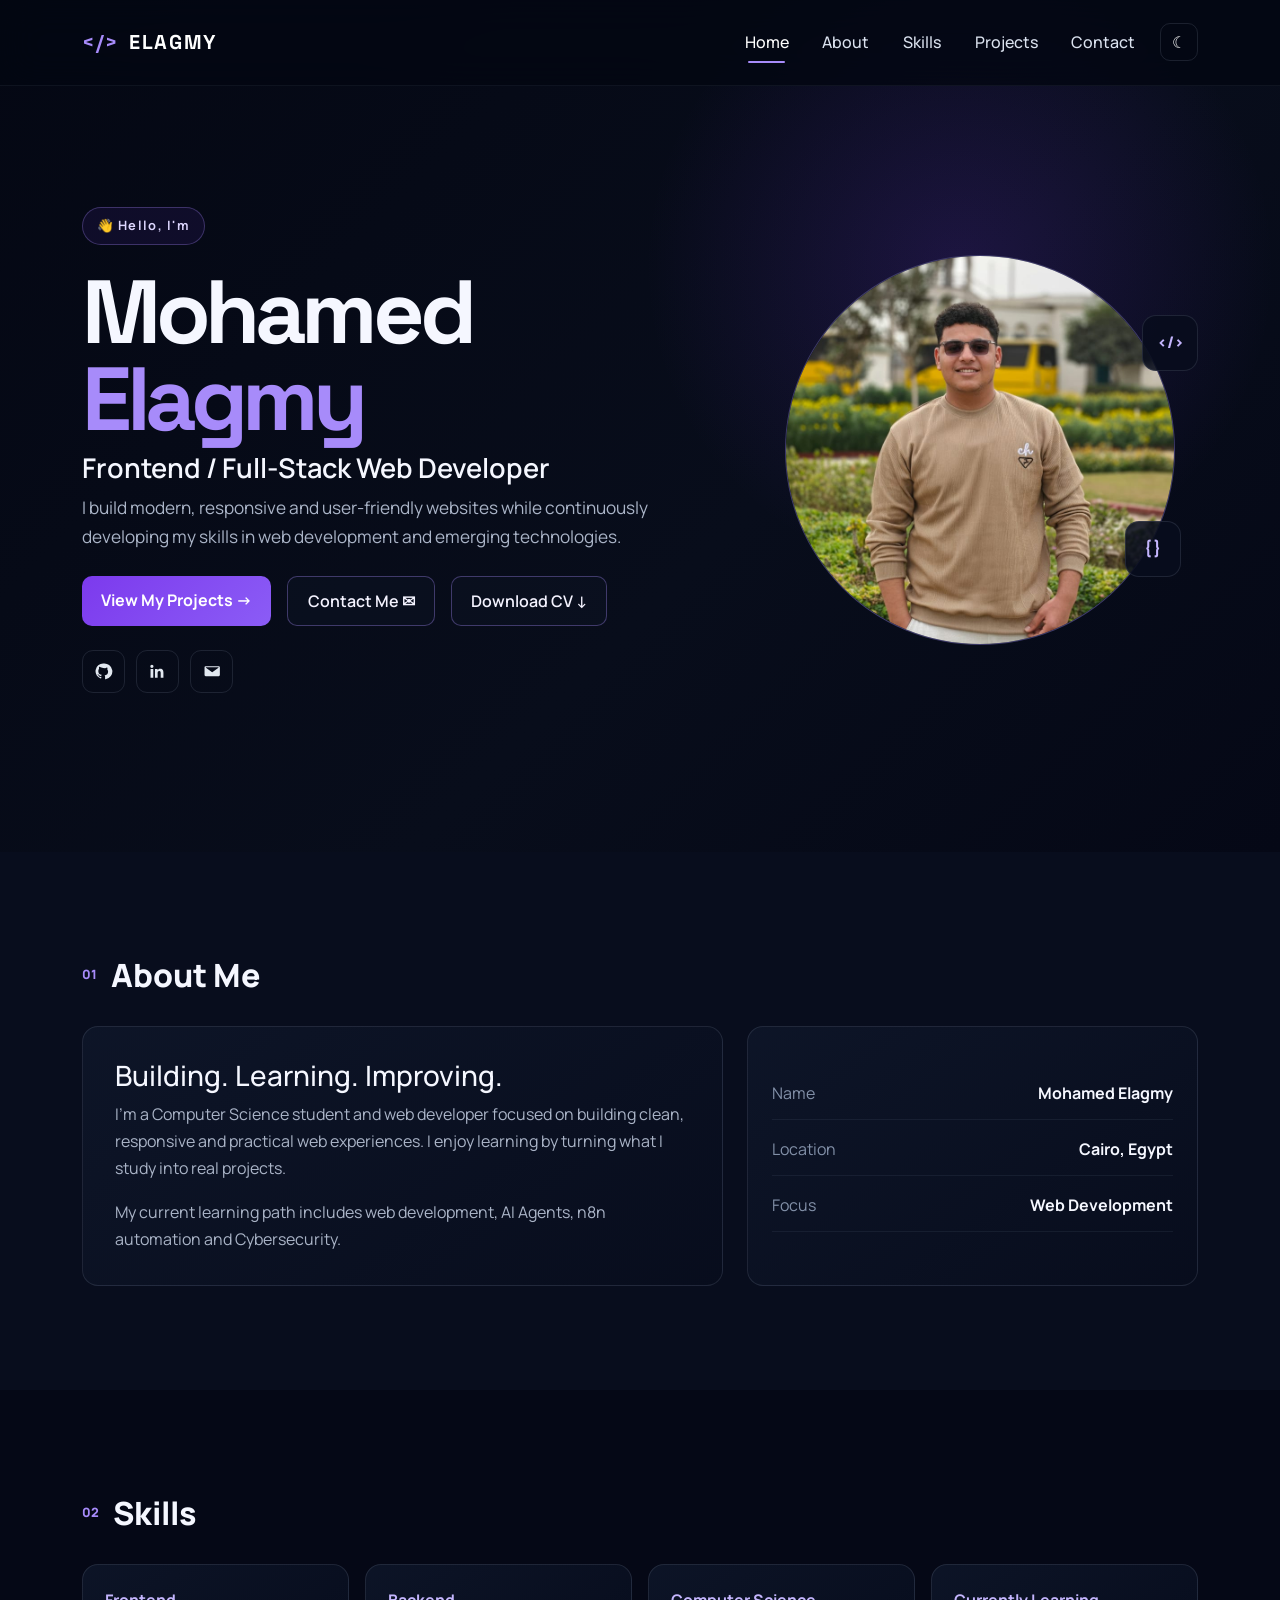
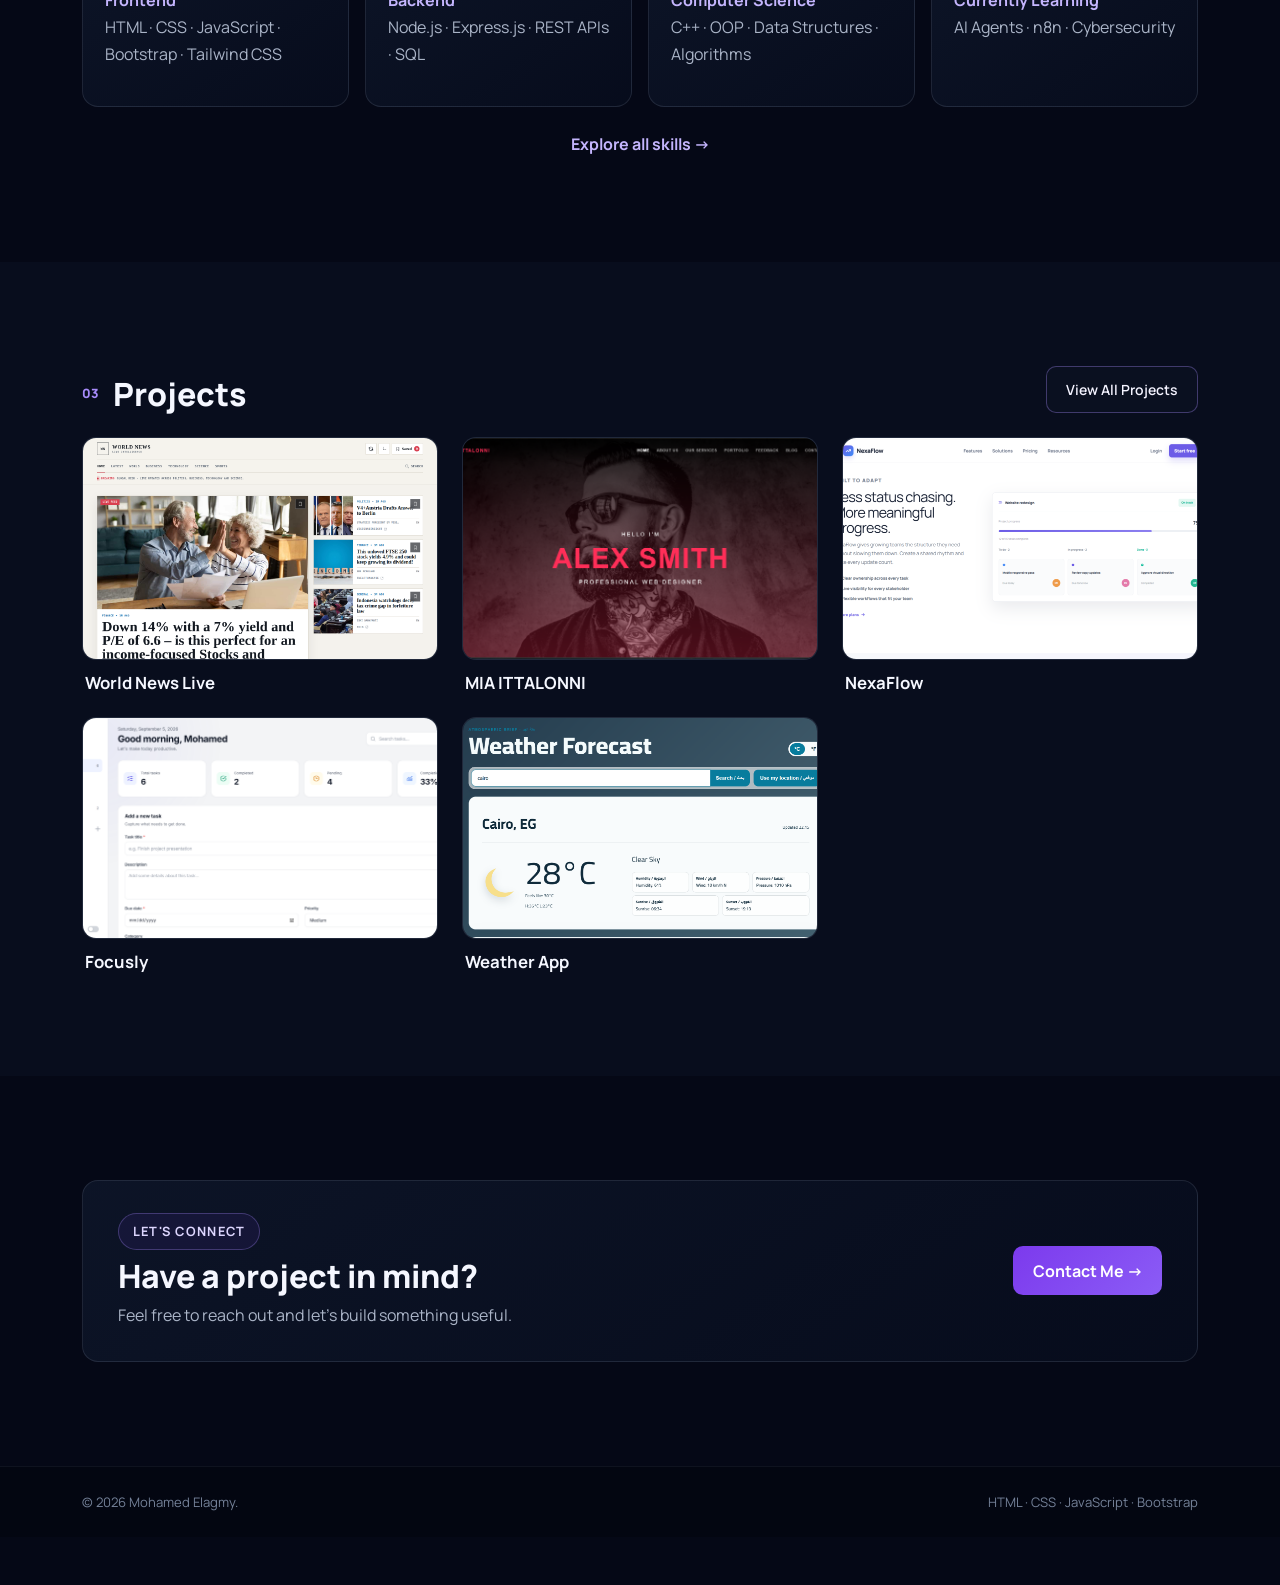
<file: index.html>
<!doctype html>
<html lang="en">
  <head>
    <meta charset="utf-8" />
    <meta name="viewport" content="width=device-width,initial-scale=1" />
    <meta
      name="description"
      content="Mohamed Elagmy — Frontend / Full-Stack Web Developer portfolio."
    />
    <title>Mohamed Elagmy | Web Developer</title>
    <link rel="preconnect" href="https://fonts.googleapis.com" />
    <link rel="preconnect" href="https://fonts.gstatic.com" crossorigin />
    <link
      href="https://fonts.googleapis.com/css2?family=Manrope:wght@400;500;600;700;800&family=Space+Grotesk:wght@500;600;700&display=swap"
      rel="stylesheet"
    />
    <link
      href="https://cdn.jsdelivr.net/npm/bootstrap@5.3.8/dist/css/bootstrap.min.css"
      rel="stylesheet"
    />
    <link rel="stylesheet" href="css/style.css" />
  </head>
  <body>
    <div id="tw-root">
      <header class="site-header fixed-top nav-visible">
        <nav class="navbar navbar-expand-lg">
          <div class="container py-2">
            <a class="navbar-brand brand-mark" href="index.html"
              ><span class="brand-symbol">&lt;/&gt;</span>ELAGMY</a
            >
            <button
              class="navbar-toggler custom-toggler"
              type="button"
              data-bs-toggle="collapse"
              data-bs-target="#mainNav"
              aria-label="Open navigation menu"
              aria-expanded="false"
              aria-controls="mainNav"
            >
              <span></span><span></span><span></span>
            </button>
            <div class="collapse navbar-collapse" id="mainNav">
              <ul class="navbar-nav ms-auto align-items-lg-center gap-lg-3">
                <li><a class="nav-link active" href="index.html">Home</a></li>
                <li><a class="nav-link" href="about.html">About</a></li>
                <li><a class="nav-link" href="skills.html">Skills</a></li>
                <li><a class="nav-link" href="projects.html">Projects</a></li>
                <li><a class="nav-link" href="contact.html">Contact</a></li>
              </ul>
            </div>
            <button
              class="theme-toggle ms-2 ms-lg-3"
              id="themeToggle"
              type="button"
              aria-label="Switch to light theme"
              title="Switch theme"
            >
              ☾
            </button>
          </div>
        </nav>
      </header>

      <div class="floating-nav" id="floatingNav" aria-live="polite">
        <button
          class="floating-nav-trigger"
          id="floatingNavToggle"
          type="button"
          aria-label="Open navigation menu"
          aria-expanded="false"
          aria-controls="floatingNavMenu"
        >
          ☰
        </button>
        <ul class="floating-nav-menu" id="floatingNavMenu" aria-label="Main navigation">
          <li class="floating-nav-item"><a class="floating-nav-link active" href="index.html">Home</a></li>
          <li class="floating-nav-item"><a class="floating-nav-link" href="about.html">About</a></li>
          <li class="floating-nav-item"><a class="floating-nav-link" href="skills.html">Skills</a></li>
          <li class="floating-nav-item"><a class="floating-nav-link" href="projects.html">Projects</a></li>
          <li class="floating-nav-item"><a class="floating-nav-link" href="contact.html">Contact</a></li>
        </ul>
      </div>

      <main>
        <section class="hero-section">
          <div class="container">
            <div class="row align-items-center g-5 min-vh-100 pt-5">
              <div class="col-lg-7">
                <span class="eyebrow-badge">👋 Hello, I'm</span>
                <h1 class="hero-title mt-4">Mohamed <span>Elagmy</span></h1>
                <h2 class="hero-role">Frontend / Full-Stack Web Developer</h2>
                <p class="hero-text">
                  I build modern, responsive and user-friendly websites while
                  continuously developing my skills in web development and
                  emerging technologies.
                </p>
                <div class="d-flex flex-wrap gap-3 mt-4">
                  <a class="btn btn-primary-custom" href="projects.html"
                    >View My Projects →</a
                  ><a class="btn btn-outline-custom" href="contact.html"
                    >Contact Me ✉</a
                  >
                  <a
                    class="btn btn-outline-custom"
                    href="assets/Mohamed-Elsayed-Elagmy-CV.pdf"
                    download
                  >
                    Download CV ↓
                  </a>
                </div>
                <div class="social-row mt-4">
                  <a
                    href="https://github.com/Mohamedalagamy200"
                    target="_blank"
                    rel="noopener noreferrer"
                    aria-label="GitHub profile"
                    ><svg viewBox="0 0 24 24" aria-hidden="true">
                      <path d="M12 2a10 10 0 0 0-3.16 19.49c.5.09.68-.22.68-.48v-1.7c-2.78.6-3.37-1.18-3.37-1.18-.46-1.16-1.12-1.47-1.12-1.47-.91-.62.07-.61.07-.61 1 .07 1.53 1.03 1.53 1.03.9 1.53 2.35 1.09 2.93.83.09-.65.35-1.09.64-1.34-2.22-.25-4.56-1.11-4.56-4.94 0-1.09.39-1.98 1.03-2.68-.1-.25-.45-1.27.1-2.65 0 0 .84-.27 2.75 1.02A9.6 9.6 0 0 1 12 7.9a9.6 9.6 0 0 1 2.5.34c1.9-1.29 2.74-1.02 2.74-1.02.56 1.38.21 2.4.11 2.65.64.7 1.03 1.59 1.03 2.68 0 3.84-2.35 4.68-4.58 4.93.36.31.68.92.68 1.85v2.74c0 .27.18.58.69.48A10 10 0 0 0 12 2Z" />
                    </svg></a
                  ><a
                    href="https://www.linkedin.com/in/mohamed-el-sayed-al-ajmi/"
                    target="_blank"
                    rel="noopener noreferrer"
                    aria-label="LinkedIn profile"
                    ><svg viewBox="0 0 24 24" aria-hidden="true">
                      <path d="M5.1 3.5A2.1 2.1 0 1 1 5.1 7.7a2.1 2.1 0 0 1 0-4.2ZM3.3 9h3.6v11.5H3.3V9Zm5.8 0h3.4v1.57h.05c.47-.9 1.62-1.85 3.34-1.85 3.58 0 4.24 2.36 4.24 5.43v6.35h-3.55v-5.63c0-1.34-.03-3.07-1.87-3.07-1.87 0-2.16 1.46-2.16 2.97v5.73H9.1V9Z" />
                    </svg></a
                  ><a href="mailto:mohamedalagamy606@gmail.com" aria-label="Email Mohamed Elagmy"><svg viewBox="0 0 24 24" aria-hidden="true">
                    <path d="M3.5 5.5h17A1.5 1.5 0 0 1 22 7v10a1.5 1.5 0 0 1-1.5 1.5h-17A1.5 1.5 0 0 1 2 17V7a1.5 1.5 0 0 1 1.5-1.5Zm.3 2.1 7.2 5.26a1.7 1.7 0 0 0 2 0l7.2-5.26V7H3.8v.6Z" />
                  </svg></a>
                </div>
              </div>
              <div class="col-lg-5 text-center">
                <div class="profile-wrap">
                  <div class="profile-glow"></div>
                  <img
                    src="images/profile.jpg"
                    class="profile-image"
                    alt="Mohamed Elagmy profile photo"
                  />
                  <div class="floating-code floating-one">&lt;/&gt;</div>
                  <div class="floating-code floating-two">{ }</div>
                </div>
              </div>
            </div>
          </div>
        </section>

        <section class="section-block">
          <div class="container">
            <div class="section-heading">
              <span>01</span>
              <h2>About Me</h2>
            </div>
            <div class="row g-4">
              <div class="col-lg-7">
                <div class="glass-card h-100">
                  <h3>Building. Learning. Improving.</h3>
                  <p>
                    I'm a Computer Science student and web developer focused on
                    building clean, responsive and practical web experiences. I
                    enjoy learning by turning what I study into real projects.
                  </p>
                  <p class="mb-0">
                    My current learning path includes web development, AI
                    Agents, n8n automation and Cybersecurity.
                  </p>
                </div>
              </div>
              <div class="col-lg-5">
                <div class="info-card h-100">
                  <div><span>Name</span><strong>Mohamed Elagmy</strong></div>
                  <div><span>Location</span><strong>Cairo, Egypt</strong></div>
                  <div><span>Focus</span><strong>Web Development</strong></div>
                </div>
              </div>
            </div>
          </div>
        </section>

        <section class="section-block">
          <div class="container">
            <div class="section-heading">
              <span>02</span>
              <h2>Skills</h2>
            </div>
            <div class="row g-3">
              <div class="col-md-6 col-xl-3">
                <div class="skill-mini">
                  <b>Frontend</b>
                  <p>HTML · CSS · JavaScript · Bootstrap · Tailwind CSS</p>
                </div>
              </div>
              <div class="col-md-6 col-xl-3">
                <div class="skill-mini">
                  <b>Backend</b>
                  <p>Node.js · Express.js · REST APIs · SQL</p>
                </div>
              </div>
              <div class="col-md-6 col-xl-3">
                <div class="skill-mini">
                  <b>Computer Science</b>
                  <p>C++ · OOP · Data Structures · Algorithms</p>
                </div>
              </div>
              <div class="col-md-6 col-xl-3">
                <div class="skill-mini">
                  <b>Currently Learning</b>
                  <p>AI Agents · n8n · Cybersecurity</p>
                </div>
              </div>
            </div>
            <div class="text-center mt-4">
              <a href="skills.html" class="text-link">Explore all skills →</a>
            </div>
          </div>
        </section>

        <section class="section-block">
          <div class="container">
            <div
              class="d-flex justify-content-between align-items-end flex-wrap gap-3 mb-4"
            >
              <div class="section-heading mb-0">
                <span>03</span>
                <h2>Projects</h2>
              </div>
              <a href="projects.html" class="btn btn-outline-custom btn-sm"
                >View All Projects</a
              >
            </div>
            <div class="projects-grid">
              <article class="project-item">
                <a
                  class="project-link"
                  href="https://mohamedalagamy200.github.io/ITI-Project-v0.1/"
                  target="_blank"
                  rel="noopener noreferrer"
                  aria-label="View World News Live project"
                ><img
                    src="images/projects/World-News-Live.png"
                    class="project-image"
                    alt="World News Live project preview"
                  />
                  <div class="project-overlay">
                    <div class="project-brand">
                      <span>&lt;/&gt;</span><strong>ELAGMY</strong>
                    </div>
                    <span class="project-action">View Live Project ↗</span>
                  </div></a
                >
                <h3 class="project-title">World News Live</h3>
              </article>

              <article class="project-item">
                <a
                  class="project-link"
                  href="https://mohamedalagamy200.github.io/NTI-project/#Home"
                  target="_blank"
                  rel="noopener noreferrer"
                  ><img
                    src="images/projects/NTI-Project.png"
                    class="project-image"
                    alt="MIA ITTALONNI project preview"
                  />
                  <div class="project-overlay">
                    <div class="project-brand">
                      <span>&lt;/&gt;</span><strong>ELAGMY</strong>
                    </div>
                    <span class="project-action">View Live Project ↗</span>
                  </div></a
                >
                  <h3 class="project-title">MIA ITTALONNI</h3>
              </article>
              <article class="project-item">
                <a
                  class="project-link"
                  href="https://mohamedalagamy200.github.io/Landing-Page-NexaFlow/"
                  target="_blank"
                  rel="noopener noreferrer"
                  aria-label="View NexaFlow project"
                ><img
                    src="images/projects/NexaFlow.png"
                    class="project-image"
                    alt="NexaFlow project preview"
                  />
                  <div class="project-overlay">
                    <div class="project-brand">
                      <span>&lt;/&gt;</span><strong>ELAGMY</strong>
                    </div>
                    <span class="project-action">View Live Project ↗</span>
                  </div></a
                >
                <h3 class="project-title">NexaFlow</h3>
              </article>
              <article class="project-item">
                <a
                  class="project-link"
                  href="https://mohamedalagamy200.github.io/Project-To-Do-List/"
                  target="_blank"
                  rel="noopener noreferrer"
                  aria-label="View Focusly project"
                ><img
                    src="images/projects/Focusly.png"
                    class="project-image"
                    alt="Focusly productivity dashboard preview"
                  />
                  <div class="project-overlay">
                    <div class="project-brand">
                      <span>&lt;/&gt;</span><strong>ELAGMY</strong>
                    </div>
                    <span class="project-action">View Live Project ↗</span>
                  </div></a
                >
                <h3 class="project-title">Focusly</h3>
              </article>
              <article class="project-item">
                <a
                  class="project-link"
                  href="https://mohamedalagamy200.github.io/Project-weather-app/"
                  target="_blank"
                  rel="noopener noreferrer"
                  aria-label="View Weather App project"
                ><img
                    src="images/projects/Weather App.png"
                    class="project-image"
                    alt="Weather App project preview"
                  />
                  <div class="project-overlay">
                    <div class="project-brand">
                      <span>&lt;/&gt;</span><strong>ELAGMY</strong>
                    </div>
                    <span class="project-action">View Live Project ↗</span>
                  </div></a
                >
                <h3 class="project-title">Weather App</h3>
              </article>
            </div>
          </div>
        </section>

        <section class="section-block">
          <div class="container">
            <div class="cta-card">
              <div>
                <span class="eyebrow">LET'S CONNECT</span>
                <h2>Have a project in mind?</h2>
                <p>Feel free to reach out and let's build something useful.</p>
              </div>
              <a href="contact.html" class="btn btn-primary-custom"
                >Contact Me →</a
              >
            </div>
          </div>
        </section>
      </main>
      <footer class="site-footer">
        <div class="container d-flex justify-content-between flex-wrap gap-3">
          <span>© <span id="currentYear"></span> Mohamed Elagmy.</span
          ><span>HTML · CSS · JavaScript · Bootstrap</span>
        </div>
      </footer>
    </div>
    <script src="https://cdn.jsdelivr.net/npm/bootstrap@5.3.8/dist/js/bootstrap.bundle.min.js"></script>
    <script src="js/script.js"></script>
  </body>
</html>
</file>
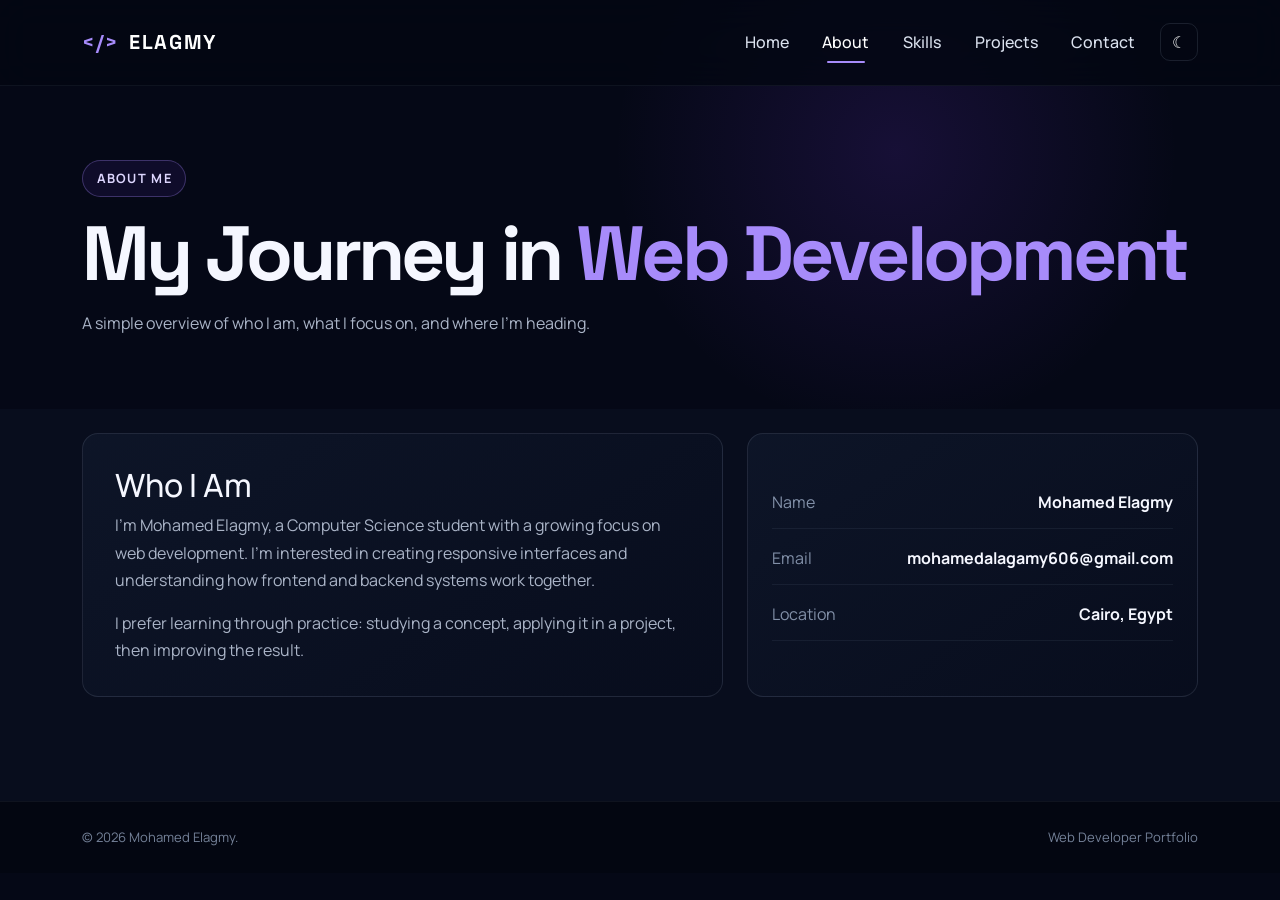
<file: about.html>
<!doctype html>
<html lang="en">
  <head>
    <meta charset="utf-8" />
    <meta name="viewport" content="width=device-width,initial-scale=1" />
    <meta name="description" content="About Mohamed Elagmy" />
    <title>About | Mohamed Elagmy</title>
    <link rel="preconnect" href="https://fonts.googleapis.com" />
    <link rel="preconnect" href="https://fonts.gstatic.com" crossorigin />
    <link
      href="https://fonts.googleapis.com/css2?family=Manrope:wght@400;500;600;700;800&family=Space+Grotesk:wght@500;600;700&display=swap"
      rel="stylesheet"
    />
    <link
      href="https://cdn.jsdelivr.net/npm/bootstrap@5.3.8/dist/css/bootstrap.min.css"
      rel="stylesheet"
    />
    <link rel="stylesheet" href="css/style.css" />
  </head>
  <body>
    <div id="tw-root">
      <header class="site-header fixed-top nav-visible">
        <nav class="navbar navbar-expand-lg">
          <div class="container py-2">
            <a class="navbar-brand brand-mark" href="index.html"
              ><span class="brand-symbol">&lt;/&gt;</span>ELAGMY</a
            >
            <button
              class="navbar-toggler custom-toggler"
              type="button"
              data-bs-toggle="collapse"
              data-bs-target="#mainNav"
              aria-label="Open navigation menu"
              aria-expanded="false"
              aria-controls="mainNav"
            >
              <span></span><span></span><span></span>
            </button>
            <div class="collapse navbar-collapse" id="mainNav">
              <ul class="navbar-nav ms-auto align-items-lg-center gap-lg-3">
                <li><a class="nav-link" href="index.html">Home</a></li>
                <li><a class="nav-link active" href="about.html">About</a></li>
                <li><a class="nav-link" href="skills.html">Skills</a></li>
                <li><a class="nav-link" href="projects.html">Projects</a></li>
                <li><a class="nav-link" href="contact.html">Contact</a></li>
              </ul>
            </div>
            <button
              class="theme-toggle ms-2 ms-lg-3"
              id="themeToggle"
              type="button"
              aria-label="Switch to light theme"
              title="Switch theme"
            >
              ☾
            </button>
          </div>
        </nav>
      </header>

      <div class="floating-nav" id="floatingNav" aria-live="polite">
        <button
          class="floating-nav-trigger"
          id="floatingNavToggle"
          type="button"
          aria-label="Open navigation menu"
          aria-expanded="false"
          aria-controls="floatingNavMenu"
        >
          ☰
        </button>
        <ul class="floating-nav-menu" id="floatingNavMenu" aria-label="Main navigation">
          <li class="floating-nav-item"><a class="floating-nav-link" href="index.html">Home</a></li>
          <li class="floating-nav-item"><a class="floating-nav-link active" href="about.html">About</a></li>
          <li class="floating-nav-item"><a class="floating-nav-link" href="skills.html">Skills</a></li>
          <li class="floating-nav-item"><a class="floating-nav-link" href="projects.html">Projects</a></li>
          <li class="floating-nav-item"><a class="floating-nav-link" href="contact.html">Contact</a></li>
        </ul>
      </div>
      <main class="inner-page">
        <section class="page-hero">
          <div class="container">
            <span class="eyebrow">ABOUT ME</span>
            <h1>My Journey in <span>Web Development</span></h1>
            <p>
              A simple overview of who I am, what I focus on, and where I'm
              heading.
            </p>
          </div>
        </section>
        <section class="section-block pt-0">
          <div class="container">
            <div class="row g-4">
              <div class="col-lg-7">
                <div class="glass-card h-100">
                  <h2>Who I Am</h2>
                  <p>
                    I'm Mohamed Elagmy, a Computer Science student with a
                    growing focus on web development. I'm interested in creating
                    responsive interfaces and understanding how frontend and
                    backend systems work together.
                  </p>
                  <p class="mb-0">
                    I prefer learning through practice: studying a concept,
                    applying it in a project, then improving the result.
                  </p>
                </div>
              </div>
              <div class="col-lg-5">
                <div class="info-card h-100">
                  <div><span>Name</span><strong>Mohamed Elagmy</strong></div>
                  <div>
                    <span>Email</span
                    ><strong>mohamedalagamy606@gmail.com</strong>
                  </div>
                  <div><span>Location</span><strong>Cairo, Egypt</strong></div>
                </div>
              </div>
            </div>
          </div>
        </section>
      </main>
      <footer class="site-footer">
        <div class="container d-flex justify-content-between flex-wrap gap-3">
          <span>© <span id="currentYear"></span> Mohamed Elagmy.</span
          ><span>Web Developer Portfolio</span>
        </div>
      </footer>
    </div>
    <script src="https://cdn.jsdelivr.net/npm/bootstrap@5.3.8/dist/js/bootstrap.bundle.min.js"></script>
    <script src="js/script.js"></script>
  </body>
</html>
</file>
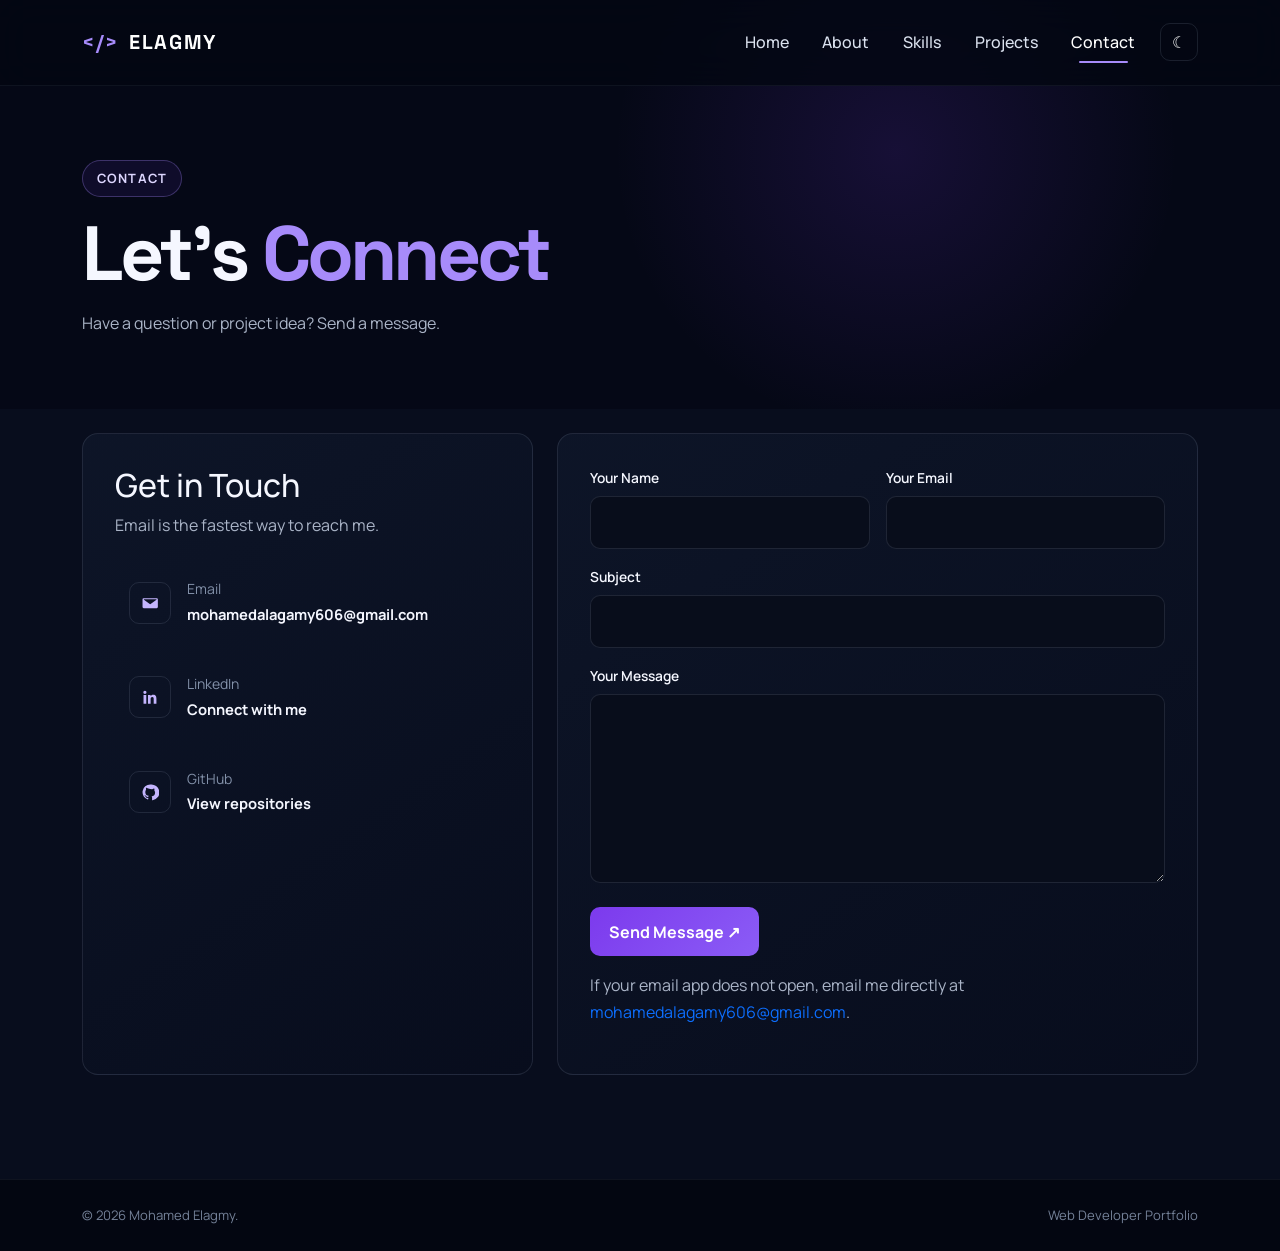
<file: contact.html>
<!doctype html>
<html lang="en">
  <head>
    <meta charset="utf-8" />
    <meta name="viewport" content="width=device-width,initial-scale=1" />
    <meta name="description" content="Contact Mohamed Elagmy" />
    <title>Contact | Mohamed Elagmy</title>
    <link rel="preconnect" href="https://fonts.googleapis.com" />
    <link rel="preconnect" href="https://fonts.gstatic.com" crossorigin />
    <link
      href="https://fonts.googleapis.com/css2?family=Manrope:wght@400;500;600;700;800&family=Space+Grotesk:wght@500;600;700&display=swap"
      rel="stylesheet"
    />
    <link
      href="https://cdn.jsdelivr.net/npm/bootstrap@5.3.8/dist/css/bootstrap.min.css"
      rel="stylesheet"
    />
    <link rel="stylesheet" href="css/style.css" />
  </head>
  <body>
    <div id="tw-root">
      <header class="site-header fixed-top nav-visible">
        <nav class="navbar navbar-expand-lg">
          <div class="container py-2">
            <a class="navbar-brand brand-mark" href="index.html"
              ><span class="brand-symbol">&lt;/&gt;</span>ELAGMY</a
            >
            <button
              class="navbar-toggler custom-toggler"
              type="button"
              data-bs-toggle="collapse"
              data-bs-target="#mainNav"
              aria-label="Open navigation menu"
              aria-expanded="false"
              aria-controls="mainNav"
            >
              <span></span><span></span><span></span>
            </button>
            <div class="collapse navbar-collapse" id="mainNav">
              <ul class="navbar-nav ms-auto align-items-lg-center gap-lg-3">
                <li><a class="nav-link" href="index.html">Home</a></li>
                <li><a class="nav-link" href="about.html">About</a></li>
                <li><a class="nav-link" href="skills.html">Skills</a></li>
                <li><a class="nav-link" href="projects.html">Projects</a></li>
                <li><a class="nav-link active" href="contact.html">Contact</a></li>
              </ul>
            </div>
            <button
              class="theme-toggle ms-2 ms-lg-3"
              id="themeToggle"
              type="button"
              aria-label="Switch to light theme"
              title="Switch theme"
            >
              ☾
            </button>
          </div>
        </nav>
      </header>

      <div class="floating-nav" id="floatingNav" aria-live="polite">
        <button
          class="floating-nav-trigger"
          id="floatingNavToggle"
          type="button"
          aria-label="Open navigation menu"
          aria-expanded="false"
          aria-controls="floatingNavMenu"
        >
          ☰
        </button>
        <ul class="floating-nav-menu" id="floatingNavMenu" aria-label="Main navigation">
          <li class="floating-nav-item"><a class="floating-nav-link" href="index.html">Home</a></li>
          <li class="floating-nav-item"><a class="floating-nav-link" href="about.html">About</a></li>
          <li class="floating-nav-item"><a class="floating-nav-link" href="skills.html">Skills</a></li>
          <li class="floating-nav-item"><a class="floating-nav-link" href="projects.html">Projects</a></li>
          <li class="floating-nav-item"><a class="floating-nav-link active" href="contact.html">Contact</a></li>
        </ul>
      </div>
      <main class="inner-page">
        <section class="page-hero">
          <div class="container">
            <span class="eyebrow">CONTACT</span>
            <h1>Let's <span>Connect</span></h1>
            <p>Have a question or project idea? Send a message.</p>
          </div>
        </section>
        <section class="section-block pt-0">
          <div class="container">
            <div class="row g-4">
              <div class="col-lg-5">
                <div class="glass-card h-100">
                  <h2>Get in Touch</h2>
                  <p>Email is the fastest way to reach me.</p>
                  <div class="contact-list">
                    <a href="mailto:mohamedalagamy606@gmail.com"
                      ><span aria-hidden="true"
                        ><svg viewBox="0 0 24 24" focusable="false">
                          <path d="M3.5 5.5h17A1.5 1.5 0 0 1 22 7v10a1.5 1.5 0 0 1-1.5 1.5h-17A1.5 1.5 0 0 1 2 17V7a1.5 1.5 0 0 1 1.5-1.5Zm.3 2.1 7.2 5.26a1.7 1.7 0 0 0 2 0l7.2-5.26V7H3.8v.6Z" />
                        </svg></span>
                      <div>
                        <small>Email</small
                        ><strong>mohamedalagamy606@gmail.com</strong>
                      </div></a
                    ><a
                      href="https://www.linkedin.com/in/mohamed-el-sayed-al-ajmi/"
                      target="_blank"
                      rel="noopener noreferrer"
                      ><span aria-hidden="true"
                        ><svg viewBox="0 0 24 24" focusable="false">
                          <path d="M5.1 3.5A2.1 2.1 0 1 1 5.1 7.7a2.1 2.1 0 0 1 0-4.2ZM3.3 9h3.6v11.5H3.3V9Zm5.8 0h3.4v1.57h.05c.47-.9 1.62-1.85 3.34-1.85 3.58 0 4.24 2.36 4.24 5.43v6.35h-3.55v-5.63c0-1.34-.03-3.07-1.87-3.07-1.87 0-2.16 1.46-2.16 2.97v5.73H9.1V9Z" />
                        </svg></span>
                      <div>
                        <small>LinkedIn</small><strong>Connect with me</strong>
                      </div></a
                    ><a
                      href="https://github.com/Mohamedalagamy200"
                      target="_blank"
                      rel="noopener noreferrer"
                      ><span aria-hidden="true"
                        ><svg viewBox="0 0 24 24" focusable="false">
                          <path d="M12 2a10 10 0 0 0-3.16 19.49c.5.09.68-.22.68-.48v-1.7c-2.78.6-3.37-1.18-3.37-1.18-.46-1.16-1.12-1.47-1.12-1.47-.91-.62.07-.61.07-.61 1 .07 1.53 1.03 1.53 1.03.9 1.53 2.35 1.09 2.93.83.09-.65.35-1.09.64-1.34-2.22-.25-4.56-1.11-4.56-4.94 0-1.09.39-1.98 1.03-2.68-.1-.25-.45-1.27.1-2.65 0 0 .84-.27 2.75 1.02A9.6 9.6 0 0 1 12 7.9a9.6 9.6 0 0 1 2.5.34c1.9-1.29 2.74-1.02 2.74-1.02.56 1.38.21 2.4.11 2.65.64.7 1.03 1.59 1.03 2.68 0 3.84-2.35 4.68-4.58 4.93.36.31.68.92.68 1.85v2.74c0 .27.18.58.69.48A10 10 0 0 0 12 2Z" />
                        </svg></span>
                      <div>
                        <small>GitHub</small><strong>View repositories</strong>
                      </div></a
                    >
                  </div>
                </div>
              </div>
              <div class="col-lg-7">
                <form class="contact-form glass-card" id="contactForm">
                  <div class="row g-3">
                    <div class="col-md-6">
                      <label for="name">Your Name</label>
                      <input id="name" name="name" type="text" required />
                    </div>
                    <div class="col-md-6">
                      <label for="email">Your Email</label>
                      <input id="email" name="email" type="email" required />
                    </div>
                    <div class="col-12">
                      <label for="subject">Subject</label>
                      <input id="subject" name="subject" type="text" required />
                    </div>
                    <div class="col-12">
                      <label for="message">Your Message</label>
                      <textarea id="message" name="message" rows="6" required></textarea>
                    </div>
                    <div class="col-12">
                      <button class="btn btn-primary-custom" type="submit">
                        Send Message ↗
                      </button>
                    </div>
                  </div>
                  <p class="form-note" id="formMessage" role="status" aria-live="polite"></p>
                  <p class="form-fallback">
                    If your email app does not open, email me directly at
                    <a href="mailto:mohamedalagamy606@gmail.com">mohamedalagamy606@gmail.com</a>.
                  </p>
                </form>
              </div>
            </div>
          </div>
        </section>
      </main>
      <footer class="site-footer">
        <div class="container d-flex justify-content-between flex-wrap gap-3">
          <span>© <span id="currentYear"></span> Mohamed Elagmy.</span
          ><span>Web Developer Portfolio</span>
        </div>
      </footer>
    </div>
    <script src="https://cdn.jsdelivr.net/npm/bootstrap@5.3.8/dist/js/bootstrap.bundle.min.js"></script>
    <script src="js/script.js"></script>
  </body>
</html>
</file>
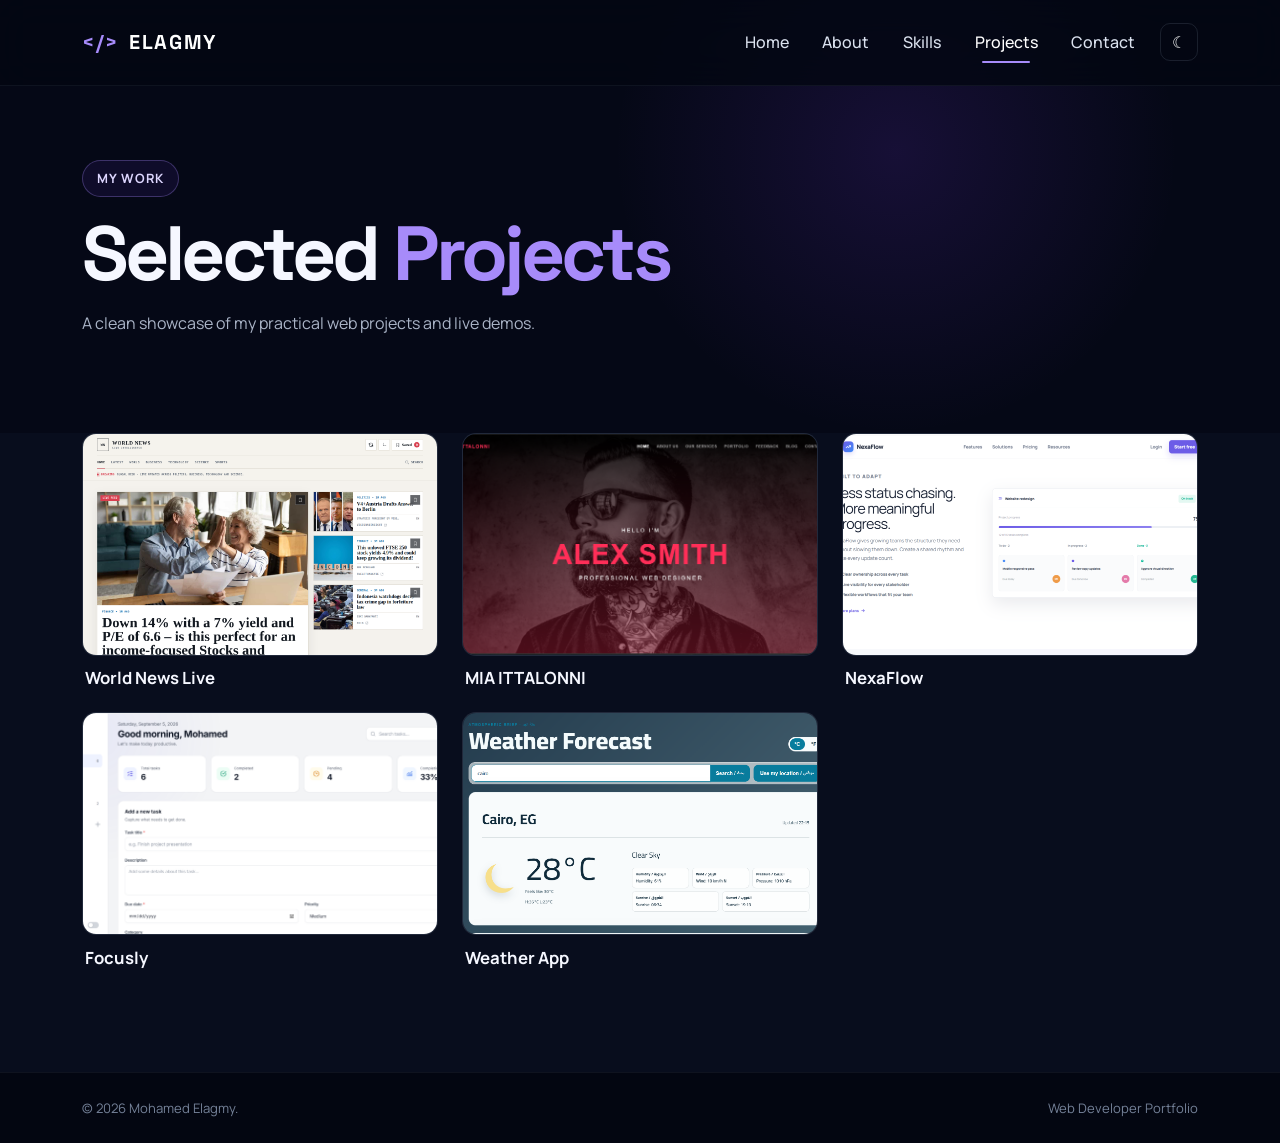
<file: projects.html>
<!doctype html>
<html lang="en">
  <head>
    <meta charset="utf-8" />
    <meta name="viewport" content="width=device-width,initial-scale=1" />
    <meta name="description" content="Projects by Mohamed Elagmy" />
    <title>Projects | Mohamed Elagmy</title>
    <link rel="preconnect" href="https://fonts.googleapis.com" />
    <link rel="preconnect" href="https://fonts.gstatic.com" crossorigin />
    <link
      href="https://fonts.googleapis.com/css2?family=Manrope:wght@400;500;600;700;800&family=Space+Grotesk:wght@500;600;700&display=swap"
      rel="stylesheet"
    />
    <link
      href="https://cdn.jsdelivr.net/npm/bootstrap@5.3.8/dist/css/bootstrap.min.css"
      rel="stylesheet"
    />
    <link rel="stylesheet" href="css/style.css" />
  </head>
  <body>
    <div id="tw-root">
      <header class="site-header fixed-top nav-visible">
        <nav class="navbar navbar-expand-lg">
          <div class="container py-2">
            <a class="navbar-brand brand-mark" href="index.html"
              ><span class="brand-symbol">&lt;/&gt;</span>ELAGMY</a
            >
            <button
              class="navbar-toggler custom-toggler"
              type="button"
              data-bs-toggle="collapse"
              data-bs-target="#mainNav"
              aria-label="Open navigation menu"
              aria-expanded="false"
              aria-controls="mainNav"
            >
              <span></span><span></span><span></span>
            </button>
            <div class="collapse navbar-collapse" id="mainNav">
              <ul class="navbar-nav ms-auto align-items-lg-center gap-lg-3">
                <li><a class="nav-link" href="index.html">Home</a></li>
                <li><a class="nav-link" href="about.html">About</a></li>
                <li><a class="nav-link" href="skills.html">Skills</a></li>
                <li><a class="nav-link active" href="projects.html">Projects</a></li>
                <li><a class="nav-link" href="contact.html">Contact</a></li>
              </ul>
            </div>
            <button
              class="theme-toggle ms-2 ms-lg-3"
              id="themeToggle"
              type="button"
              aria-label="Switch to light theme"
              title="Switch theme"
            >
              ☾
            </button>
          </div>
        </nav>
      </header>

      <div class="floating-nav" id="floatingNav" aria-live="polite">
        <button
          class="floating-nav-trigger"
          id="floatingNavToggle"
          type="button"
          aria-label="Open navigation menu"
          aria-expanded="false"
          aria-controls="floatingNavMenu"
        >
          ☰
        </button>
        <ul class="floating-nav-menu" id="floatingNavMenu" aria-label="Main navigation">
          <li class="floating-nav-item"><a class="floating-nav-link" href="index.html">Home</a></li>
          <li class="floating-nav-item"><a class="floating-nav-link" href="about.html">About</a></li>
          <li class="floating-nav-item"><a class="floating-nav-link" href="skills.html">Skills</a></li>
          <li class="floating-nav-item"><a class="floating-nav-link active" href="projects.html">Projects</a></li>
          <li class="floating-nav-item"><a class="floating-nav-link" href="contact.html">Contact</a></li>
        </ul>
      </div>
      <main class="inner-page">
        <section class="page-hero">
          <div class="container">
            <span class="eyebrow">MY WORK</span>
            <h1>Selected <span>Projects</span></h1>
            <p>
              A clean showcase of my practical web projects and live demos.
            </p>
          </div>
        </section>
        <section class="section-block pt-0">
          <div class="container">
            <div class="projects-grid">
              <article class="project-item">
                <a
                  class="project-link"
                  href="https://mohamedalagamy200.github.io/ITI-Project-v0.1/"
                  target="_blank"
                  rel="noopener noreferrer"
                  aria-label="View World News Live project"
                ><img
                    src="images/projects/World-News-Live.png"
                    class="project-image"
                    alt="World News Live project preview"
                  />
                  <div class="project-overlay">
                    <div class="project-brand">
                      <span>&lt;/&gt;</span><strong>ELAGMY</strong>
                    </div>
                    <span class="project-action">View Live Project ↗</span>
                  </div></a
                >
                <h2 class="project-title">World News Live</h2>
              </article>

              <article class="project-item">
                <a
                  class="project-link"
                  href="https://mohamedalagamy200.github.io/NTI-project/#Home"
                  target="_blank"
                  rel="noopener noreferrer"
                  ><img
                    src="images/projects/NTI-Project.png"
                    class="project-image"
                    alt="MIA ITTALONNI project preview"
                  />
                  <div class="project-overlay">
                    <div class="project-brand">
                      <span>&lt;/&gt;</span><strong>ELAGMY</strong>
                    </div>
                    <span class="project-action">View Live Project ↗</span>
                  </div></a
                >
                <h2 class="project-title">MIA ITTALONNI</h2>
              </article>
              <article class="project-item">
                <a
                  class="project-link"
                  href="https://mohamedalagamy200.github.io/Landing-Page-NexaFlow/"
                  target="_blank"
                  rel="noopener noreferrer"
                  aria-label="View NexaFlow project"
                ><img
                    src="images/projects/NexaFlow.png"
                    class="project-image"
                    alt="NexaFlow project preview"
                  />
                  <div class="project-overlay">
                    <div class="project-brand">
                      <span>&lt;/&gt;</span><strong>ELAGMY</strong>
                    </div>
                    <span class="project-action">View Live Project ↗</span>
                  </div></a
                >
                <h2 class="project-title">NexaFlow</h2>
              </article>
              <article class="project-item">
                <a
                  class="project-link"
                  href="https://mohamedalagamy200.github.io/Project-To-Do-List/"
                  target="_blank"
                  rel="noopener noreferrer"
                  aria-label="View Focusly project"
                ><img
                    src="images/projects/Focusly.png"
                    class="project-image"
                    alt="Focusly productivity dashboard preview"
                  />
                  <div class="project-overlay">
                    <div class="project-brand">
                      <span>&lt;/&gt;</span><strong>ELAGMY</strong>
                    </div>
                    <span class="project-action">View Live Project ↗</span>
                  </div></a
                >
                <h2 class="project-title">Focusly</h2>
              </article>
              <article class="project-item">
                <a
                  class="project-link"
                  href="https://mohamedalagamy200.github.io/Project-weather-app/"
                  target="_blank"
                  rel="noopener noreferrer"
                  aria-label="View Weather App project"
                ><img
                    src="images/projects/Weather App.png"
                    class="project-image"
                    alt="Weather App project preview"
                  />
                  <div class="project-overlay">
                    <div class="project-brand">
                      <span>&lt;/&gt;</span><strong>ELAGMY</strong>
                    </div>
                    <span class="project-action">View Live Project ↗</span>
                  </div></a
                >
                <h2 class="project-title">Weather App</h2>
              </article>
            </div>
          </div>
        </section>
      </main>
      <footer class="site-footer">
        <div class="container d-flex justify-content-between flex-wrap gap-3">
          <span>© <span id="currentYear"></span> Mohamed Elagmy.</span
          ><span>Web Developer Portfolio</span>
        </div>
      </footer>
    </div>
    <script src="https://cdn.jsdelivr.net/npm/bootstrap@5.3.8/dist/js/bootstrap.bundle.min.js"></script>
    <script src="js/script.js"></script>
  </body>
</html>
</file>
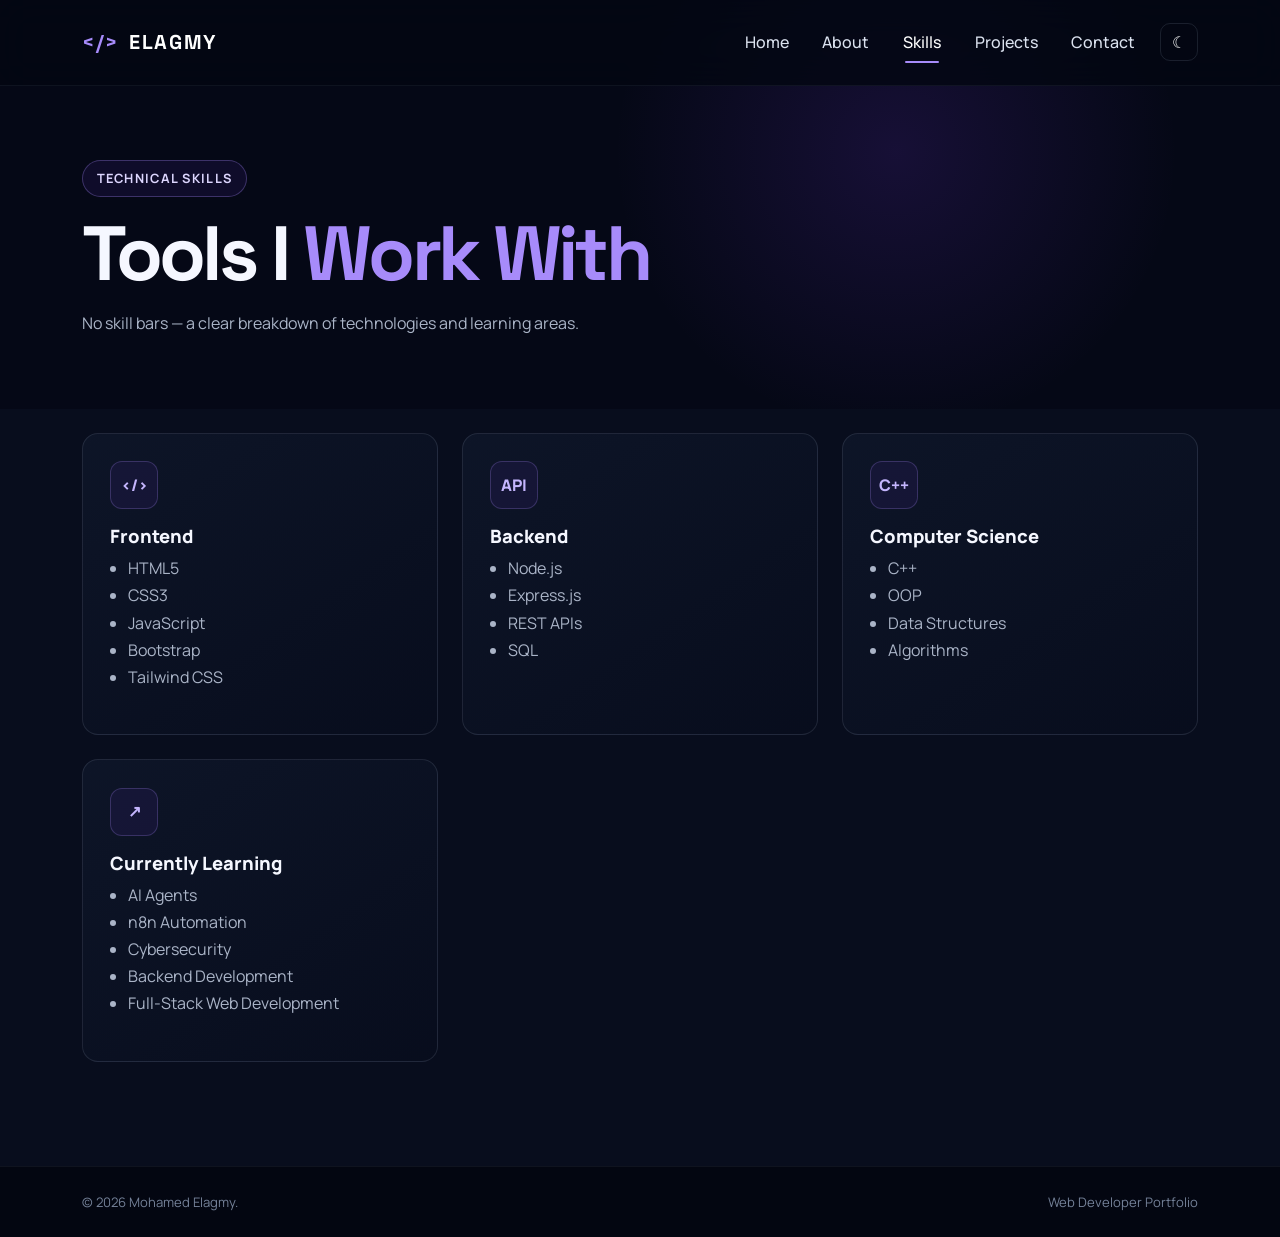
<file: skills.html>
<!doctype html>
<html lang="en">
  <head>
    <meta charset="utf-8" />
    <meta name="viewport" content="width=device-width,initial-scale=1" />
    <meta name="description" content="Technical skills of Mohamed Elagmy" />
    <title>Skills | Mohamed Elagmy</title>
    <link rel="preconnect" href="https://fonts.googleapis.com" />
    <link rel="preconnect" href="https://fonts.gstatic.com" crossorigin />
    <link
      href="https://fonts.googleapis.com/css2?family=Manrope:wght@400;500;600;700;800&family=Space+Grotesk:wght@500;600;700&display=swap"
      rel="stylesheet"
    />
    <link
      href="https://cdn.jsdelivr.net/npm/bootstrap@5.3.8/dist/css/bootstrap.min.css"
      rel="stylesheet"
    />
    <link rel="stylesheet" href="css/style.css" />
  </head>
  <body>
    <div id="tw-root">
      <header class="site-header fixed-top nav-visible">
        <nav class="navbar navbar-expand-lg">
          <div class="container py-2">
            <a class="navbar-brand brand-mark" href="index.html"
              ><span class="brand-symbol">&lt;/&gt;</span>ELAGMY</a
            >
            <button
              class="navbar-toggler custom-toggler"
              type="button"
              data-bs-toggle="collapse"
              data-bs-target="#mainNav"
              aria-label="Open navigation menu"
              aria-expanded="false"
              aria-controls="mainNav"
            >
              <span></span><span></span><span></span>
            </button>
            <div class="collapse navbar-collapse" id="mainNav">
              <ul class="navbar-nav ms-auto align-items-lg-center gap-lg-3">
                <li><a class="nav-link" href="index.html">Home</a></li>
                <li><a class="nav-link" href="about.html">About</a></li>
                <li><a class="nav-link active" href="skills.html">Skills</a></li>
                <li><a class="nav-link" href="projects.html">Projects</a></li>
                <li><a class="nav-link" href="contact.html">Contact</a></li>
              </ul>
            </div>
            <button
              class="theme-toggle ms-2 ms-lg-3"
              id="themeToggle"
              type="button"
              aria-label="Switch to light theme"
              title="Switch theme"
            >
              ☾
            </button>
          </div>
        </nav>
      </header>

      <div class="floating-nav" id="floatingNav" aria-live="polite">
        <button
          class="floating-nav-trigger"
          id="floatingNavToggle"
          type="button"
          aria-label="Open navigation menu"
          aria-expanded="false"
          aria-controls="floatingNavMenu"
        >
          ☰
        </button>
        <ul class="floating-nav-menu" id="floatingNavMenu" aria-label="Main navigation">
          <li class="floating-nav-item"><a class="floating-nav-link" href="index.html">Home</a></li>
          <li class="floating-nav-item"><a class="floating-nav-link" href="about.html">About</a></li>
          <li class="floating-nav-item"><a class="floating-nav-link active" href="skills.html">Skills</a></li>
          <li class="floating-nav-item"><a class="floating-nav-link" href="projects.html">Projects</a></li>
          <li class="floating-nav-item"><a class="floating-nav-link" href="contact.html">Contact</a></li>
        </ul>
      </div>
      <main class="inner-page">
        <section class="page-hero">
          <div class="container">
            <span class="eyebrow">TECHNICAL SKILLS</span>
            <h1>Tools I <span>Work With</span></h1>
            <p>
              No skill bars — a clear breakdown of technologies and learning
              areas.
            </p>
          </div>
        </section>
        <section class="section-block pt-0">
          <div class="container">
            <div class="row g-4">
              <div class="col-md-6 col-xl-4">
                <div class="skill-card">
                  <div class="skill-card-icon">&lt;/&gt;</div>
                  <h2>Frontend</h2>
                  <ul>
                    <li>HTML5</li>
                    <li>CSS3</li>
                    <li>JavaScript</li>
                    <li>Bootstrap</li>
                    <li>Tailwind CSS</li>
                  </ul>
                </div>
              </div>
              <div class="col-md-6 col-xl-4">
                <div class="skill-card">
                  <div class="skill-card-icon">API</div>
                  <h2>Backend</h2>
                  <ul>
                    <li>Node.js</li>
                    <li>Express.js</li>
                    <li>REST APIs</li>
                    <li>SQL</li>
                  </ul>
                </div>
              </div>
              <div class="col-md-6 col-xl-4">
                <div class="skill-card">
                  <div class="skill-card-icon">C++</div>
                  <h2>Computer Science</h2>
                  <ul>
                    <li>C++</li>
                    <li>OOP</li>
                    <li>Data Structures</li>
                    <li>Algorithms</li>
                  </ul>
                </div>
              </div>
              <div class="col-md-6 col-xl-4">
                <div class="skill-card learning-card">
                  <div class="skill-card-icon">↗</div>
                  <h2>Currently Learning</h2>
                  <ul>
                    <li>AI Agents</li>
                    <li>n8n Automation</li>
                    <li>Cybersecurity</li>
                    <li>Backend Development</li>
                    <li>Full-Stack Web Development</li>
                  </ul>
                </div>
              </div>
            </div>
          </div>
        </section>
      </main>
      <footer class="site-footer">
        <div class="container d-flex justify-content-between flex-wrap gap-3">
          <span>© <span id="currentYear"></span> Mohamed Elagmy.</span
          ><span>Web Developer Portfolio</span>
        </div>
      </footer>
    </div>
    <script src="https://cdn.jsdelivr.net/npm/bootstrap@5.3.8/dist/js/bootstrap.bundle.min.js"></script>
    <script src="js/script.js"></script>
  </body>
</html>
</file>
<file: css/style.css>
:root {
  --bg: #050816;
  --bg2: #080d1d;
  --surface: #0d1426;
  --border: rgba(148, 163, 184, 0.16);
  --text: #f5f7ff;
  --muted: #aab4c7;
  --accent: #7c3aed;
  --accent2: #a78bfa;
}
* {
  box-sizing: border-box;
}
html {
  scroll-behavior: smooth;
}
body {
  margin: 0;
  background: var(--bg);
  color: var(--text);
  font-family: "Manrope", sans-serif;
  line-height: 1.7;
}
body.soft-light {
  --bg: #eef4ff;
  --bg2: #f8faff;
  --surface: #ffffff;
  --border: rgba(51, 65, 85, 0.12);
  --text: #111827;
  --muted: #475569;
  --accent: #6d28d9;
  --accent2: #7c3aed;
  background: var(--bg);
  color: var(--text);
}
body.soft-light .site-header {
  background: rgba(255, 255, 255, 0.88);
  border-bottom-color: rgba(51, 65, 85, 0.12);
}
body.soft-light .eyebrow,
body.soft-light .eyebrow-badge {
  color: #6d28d9;
  background: rgba(124, 58, 237, 0.1);
  border-color: rgba(109, 40, 217, 0.22);
}
body.soft-light .brand-mark,
body.soft-light .nav-link,
body.soft-light .nav-link:hover,
body.soft-light .nav-link.active {
  color: #1f2937 !important;
}
body.soft-light .custom-toggler span {
  background: #1f2937;
}
body.soft-light .navbar-collapse {
  background: rgba(255, 255, 255, 0.96);
}
body.soft-light .glass-card,
body.soft-light .info-card,
body.soft-light .feature-card,
body.soft-light .skill-card,
body.soft-light .skill-mini,
body.soft-light .cta-card {
  background: #ffffff;
}
body.soft-light .btn-outline-custom {
  color: #1f2937 !important;
  background: rgba(255, 255, 255, 0.7);
}
body.soft-light .contact-form input,
body.soft-light .contact-form textarea {
  background: #ffffff;
  color: #1f2937;
}
body.soft-light .hero-section {
  background:
    radial-gradient(
      circle at 75% 35%,
      rgba(124, 58, 237, 0.12),
      transparent 28%
    ),
    linear-gradient(135deg, #f8faff, #eef4ff 60%, #e6edff);
}
body.soft-light .contact-list a {
  color: #1f2937;
}
body.soft-light .floating-code {
  background: rgba(255, 255, 255, 0.9);
  border-color: rgba(51, 65, 85, 0.14);
}
body.soft-light .site-footer {
  background: #e2e8f0;
  border-top-color: rgba(51, 65, 85, 0.12);
  color: #475569;
}
a {
  text-decoration: none;
}
a:focus-visible,
button:focus-visible,
input:focus-visible,
textarea:focus-visible {
  outline: 2px solid #a78bfa;
  outline-offset: 3px;
}
.site-header {
  background: rgba(3, 7, 18, 0.8);
  backdrop-filter: blur(18px);
  border-bottom: 1px solid rgba(148, 163, 184, 0.08);
  z-index: 1000;
  transition: transform 0.25s ease, opacity 0.25s ease;
}
.site-header.nav-hidden {
  transform: translateY(-110%);
  opacity: 0;
  pointer-events: none;
}
.site-header.nav-visible {
  transform: translateY(0);
  opacity: 1;
}
.brand-mark {
  display: flex;
  gap: 0.65rem;
  align-items: center;
  color: #fff !important;
  font-weight: 800;
  letter-spacing: 0.08em;
  font-family: "Space Grotesk", sans-serif;
}
.brand-symbol {
  color: var(--accent2);
}
.nav-link {
  color: #dbe2ef !important;
  font-weight: 500;
  padding: 0.8rem 0.55rem !important;
  position: relative;
}
.nav-link:hover,
.nav-link.active {
  color: #fff !important;
}
.nav-link.active:after {
  content: "";
  position: absolute;
  left: 20%;
  right: 20%;
  bottom: 0.35rem;
  height: 2px;
  background: var(--accent2);
  border-radius: 99px;
}
.custom-toggler {
  border: 1px solid var(--border) !important;
  padding: 0.55rem;
}
.custom-toggler span {
  display: block;
  width: 22px;
  height: 2px;
  background: #dbe2ef;
  margin: 4px;
}
body.soft-light .custom-toggler span,
body.soft-light .theme-toggle,
body.soft-light .social-row a,
body.soft-light .contact-list a > span,
body.soft-light .floating-code,
body.soft-light .skill-card-icon,
body.soft-light .project-brand span {
  color: #1f2937;
}
.theme-toggle {
  width: 38px;
  height: 38px;
  border: 1px solid var(--border);
  background: transparent;
  color: #fff;
  border-radius: 10px;
  transition: transform 0.2s ease, border-color 0.2s ease;
}
.theme-toggle:hover {
  transform: translateY(-1px);
  border-color: rgba(167, 139, 250, 0.5);
}
body.soft-light .theme-toggle {
  color: #111827;
  border-color: rgba(51, 65, 85, 0.14);
  background: rgba(255, 255, 255, 0.65);
}
.hero-section {
  min-height: 100vh;
  background:
    radial-gradient(
      circle at 75% 35%,
      rgba(124, 58, 237, 0.18),
      transparent 28%
    ),
    linear-gradient(135deg, #040713, #080d1b 60%, #050816);
}
.eyebrow,
.eyebrow-badge {
  display: inline-flex;
  border: 1px solid rgba(167, 139, 250, 0.3);
  background: rgba(124, 58, 237, 0.09);
  color: #ddd6fe;
  border-radius: 999px;
  padding: 0.42rem 0.85rem;
  font-size: 0.8rem;
  font-weight: 700;
  letter-spacing: 0.1em;
}
.hero-title {
  font-size: clamp(3.4rem, 7vw, 6.4rem);
  line-height: 0.98;
  font-weight: 800;
  letter-spacing: -0.06em;
  font-family: "Space Grotesk", sans-serif;
}
.hero-title span,
.page-hero h1 span {
  color: var(--accent2);
}
.hero-role {
  font-size: clamp(1.2rem, 2.2vw, 1.7rem);
  font-weight: 600;
}
.hero-text {
  max-width: 680px;
  color: var(--muted);
  font-size: 1.08rem;
}
.btn-primary-custom {
  background: linear-gradient(135deg, #7c3aed, #8b5cf6);
  border: 0;
  color: #fff !important;
  border-radius: 10px;
  padding: 0.78rem 1.2rem;
  font-weight: 700;
}
.btn-outline-custom {
  border: 1px solid rgba(167, 139, 250, 0.35);
  color: #f4f3ff !important;
  background: rgba(15, 23, 42, 0.35);
  border-radius: 10px;
  padding: 0.75rem 1.2rem;
  font-weight: 600;
}
.social-row {
  display: flex;
  gap: 0.7rem;
}
.social-row a {
  width: 43px;
  height: 43px;
  display: grid;
  place-items: center;
  border: 1px solid var(--border);
  border-radius: 11px;
  color: #e2e8f0;
  font-weight: 700;
}
.social-row svg {
  width: 1.15rem;
  height: 1.15rem;
  fill: currentColor;
}
.profile-wrap {
  position: relative;
  max-width: 440px;
  margin: auto;
  padding: 1rem;
}
.profile-glow {
  position: absolute;
  inset: 15% 10%;
  border-radius: 50%;
  background: radial-gradient(
    circle,
    rgba(124, 58, 237, 0.48),
    transparent 68%
  );
  filter: blur(8px);
}
.profile-image {
  position: relative;
  width: min(100%, 390px);
  aspect-ratio: 1;
  border-radius: 50%;
  object-fit: cover;
  border: 1px solid rgba(167, 139, 250, 0.32);
  background: #0d1426;
}
.floating-code {
  position: absolute;
  display: grid;
  place-items: center;
  width: 56px;
  height: 56px;
  border: 1px solid var(--border);
  background: rgba(8, 13, 29, 0.88);
  border-radius: 14px;
  color: #c4b5fd;
  font-weight: 800;
}
.floating-one {
  top: 18%;
  right: 0;
}
.floating-two {
  bottom: 20%;
  right: 4%;
}
.section-block {
  padding: 6.5rem 0;
  background: var(--bg);
}
.section-block:nth-child(even) {
  background: var(--bg2);
}
.section-heading {
  display: flex;
  align-items: center;
  gap: 0.9rem;
  margin-bottom: 2rem;
}
.section-heading span {
  font-size: 0.8rem;
  color: #a78bfa;
  font-weight: 800;
}
.section-heading h2 {
  font-size: 2rem;
  margin: 0;
  font-weight: 800;
}
.glass-card,
.info-card,
.feature-card,
.skill-card,
.skill-mini,
.cta-card {
  border: 1px solid var(--border);
  background: linear-gradient(
    145deg,
    rgba(15, 23, 42, 0.82),
    rgba(8, 13, 29, 0.82)
  );
  border-radius: 16px;
}
.glass-card {
  padding: 2rem;
}
.glass-card p,
.skill-mini p,
.feature-card p {
  color: var(--muted);
}
.info-card {
  padding: 1.4rem 1.5rem;
  display: flex;
  flex-direction: column;
  justify-content: center;
  gap: 1rem;
}
.info-card div {
  display: flex;
  justify-content: space-between;
  gap: 1rem;
  border-bottom: 1px solid rgba(148, 163, 184, 0.09);
  padding-bottom: 0.75rem;
}
.info-card span {
  color: #8290a8;
}
.info-card strong {
  text-align: right;
  overflow-wrap: anywhere;
}
.skill-mini {
  padding: 1.35rem;
  height: 100%;
}
.skill-mini b {
  color: #c4b5fd;
}
.text-link {
  color: #c4b5fd;
  font-weight: 700;
}
.projects-grid {
  display: grid;
  grid-template-columns: repeat(3, minmax(0, 1fr));
  gap: 1.5rem;
}
.project-item {
  min-width: 0;
}
.project-link {
  display: block;
  position: relative;
  overflow: hidden;
  border-radius: 14px;
  border: 1px solid var(--border);
  aspect-ratio: 16/10;
  background: #0b1222;
}
.project-image {
  width: 100%;
  height: 100%;
  display: block;
  object-fit: cover;
  transition:
    transform 0.55s ease,
    filter 0.55s ease;
}
.project-overlay {
  position: absolute;
  inset: 0;
  display: flex;
  flex-direction: column;
  align-items: center;
  justify-content: center;
  gap: 0.75rem;
  background: rgba(5, 8, 22, 0.78);
  opacity: 0;
  transition: opacity 0.35s;
}
.project-link:hover .project-image {
  transform: scale(1.045);
  filter: brightness(0.58);
}
.project-link:hover .project-overlay,
.project-link:focus-visible .project-overlay {
  opacity: 1;
}
.project-brand {
  display: flex;
  flex-direction: column;
  align-items: center;
  line-height: 1;
}
.project-brand span {
  color: #c4b5fd;
  margin-bottom: 0.45rem;
}
.project-brand strong {
  letter-spacing: 0.16em;
}
.project-action {
  font-size: 0.8rem;
  color: #ddd6fe;
  font-weight: 700;
}
.project-title {
  font-size: 1.05rem;
  font-weight: 700;
  margin: 0.8rem 0.2rem 0;
}
.page-hero {
  padding: 10rem 0 5rem;
  background:
    radial-gradient(
      circle at 70% 35%,
      rgba(124, 58, 237, 0.15),
      transparent 30%
    ),
    var(--bg);
}
.page-hero h1 {
  font-size: clamp(2.8rem, 6vw, 5rem);
  line-height: 1.05;
  font-weight: 800;
  letter-spacing: -0.05em;
  font-family: "Space Grotesk", sans-serif;
  margin: 1rem 0;
}
.page-hero p {
  color: var(--muted);
  max-width: 650px;
}
.skill-card {
  padding: 1.7rem;
  height: 100%;
}
.skill-card-icon {
  width: 48px;
  height: 48px;
  display: grid;
  place-items: center;
  border: 1px solid rgba(167, 139, 250, 0.24);
  background: rgba(124, 58, 237, 0.08);
  border-radius: 12px;
  color: #c4b5fd;
  font-weight: 800;
  margin-bottom: 1rem;
}
.skill-card h2 {
  font-size: 1.15rem;
  font-weight: 800;
}
.skill-card ul {
  padding-left: 1.1rem;
  color: var(--muted);
}
.contact-list {
  display: flex;
  flex-direction: column;
  gap: 1rem;
  margin-top: 1.5rem;
}
.contact-list a {
  display: flex;
  align-items: center;
  gap: 1rem;
  color: var(--text);
  padding: 0.8rem;
  border: 1px solid transparent;
  border-radius: 12px;
}
.contact-list a:hover {
  border-color: var(--border);
}
.contact-list a > span {
  width: 42px;
  height: 42px;
  display: grid;
  place-items: center;
  border: 1px solid var(--border);
  border-radius: 10px;
  color: #c4b5fd;
  font-weight: 800;
}
.contact-list a > span svg {
  width: 1.15rem;
  height: 1.15rem;
  fill: currentColor;
}
.contact-list small {
  display: block;
  color: #8290a8;
}
.contact-list strong {
  font-size: 0.92rem;
  overflow-wrap: anywhere;
}
.contact-form label {
  display: block;
  font-size: 0.86rem;
  font-weight: 600;
  margin-bottom: 0.4rem;
}
.contact-form input,
.contact-form textarea {
  width: 100%;
  border: 1px solid var(--border);
  background: #080d1b;
  color: var(--text);
  border-radius: 10px;
  padding: 0.75rem 0.85rem;
  outline: none;
}
.form-note {
  color: #a78bfa;
}
.cta-card {
  padding: 2rem 2.2rem;
  display: flex;
  align-items: center;
  justify-content: space-between;
  gap: 1.5rem;
}
.cta-card h2 {
  font-weight: 800;
  margin: 0.4rem 0;
}
.cta-card p {
  color: var(--muted);
  margin: 0;
}
.site-footer {
  padding: 1.5rem 0;
  background: #030611;
  border-top: 1px solid rgba(148, 163, 184, 0.08);
  color: #748198;
  font-size: 0.82rem;
}
.floating-nav {
  position: fixed;
  right: 1.1rem;
  bottom: 1.25rem;
  z-index: 1100;
  opacity: 0;
  visibility: hidden;
  pointer-events: none;
  transform: translateY(16px) scale(0.96);
  transition: opacity 0.22s ease, transform 0.22s ease, visibility 0.22s ease;
}
.floating-nav.is-visible {
  opacity: 1;
  visibility: visible;
  pointer-events: auto;
  transform: translateY(0) scale(1);
}
.floating-nav-trigger {
  width: 52px;
  height: 52px;
  border-radius: 16px;
  border: 1px solid rgba(167, 139, 250, 0.25);
  background: rgba(11, 17, 32, 0.9);
  color: #f5f7ff;
  box-shadow: 0 14px 38px rgba(15, 23, 42, 0.45);
  display: grid;
  place-items: center;
  font-size: 1.5rem;
  line-height: 1;
  transition: transform 0.2s ease, border-color 0.2s ease;
}
.floating-nav-trigger:hover {
  transform: translateY(-1px);
  border-color: rgba(167, 139, 250, 0.5);
}
.floating-nav-menu {
  position: absolute;
  right: 0;
  bottom: calc(100% + 0.8rem);
  min-width: 200px;
  background: rgba(8, 13, 29, 0.96);
  border: 1px solid var(--border);
  border-radius: 16px;
  box-shadow: 0 18px 42px rgba(2, 6, 23, 0.55);
  padding: 0.7rem;
  list-style: none;
  margin: 0;
  display: none;
  opacity: 0;
  transform: translateY(6px);
  transition: opacity 0.2s ease, transform 0.2s ease;
}
.floating-nav-menu.is-open {
  display: block;
  opacity: 1;
  transform: translateY(0);
}
.floating-nav-item {
  margin: 0;
}
.floating-nav-link {
  display: flex;
  align-items: center;
  justify-content: space-between;
  width: 100%;
  padding: 0.8rem 0.9rem;
  border-radius: 10px;
  color: var(--text);
  font-weight: 600;
  transition: background-color 0.2s ease, color 0.2s ease;
}
.floating-nav-link:hover,
.floating-nav-link.active {
  background: rgba(167, 139, 250, 0.12);
  color: var(--text);
}
body.soft-light .floating-nav-trigger,
body.soft-light .floating-nav-menu {
  background: rgba(255, 255, 255, 0.92);
  color: #0f172a;
}
body.soft-light .floating-nav-link {
  color: #1f2937;
}
body.soft-light .floating-nav-link:hover,
body.soft-light .floating-nav-link.active {
  background: rgba(124, 58, 237, 0.08);
  color: #1f2937;
}
@media (max-width: 991.98px) {
  .site-header .navbar > .container {
    flex-wrap: wrap;
  }
  .site-header .navbar-brand {
    margin-right: auto;
  }
  .site-header .custom-toggler {
    order: 2;
  }
  .site-header .theme-toggle {
    order: 3;
    flex-shrink: 0;
  }
  #tw-root .navbar-collapse.collapse,
  #tw-root .navbar-collapse.collapsing {
    visibility: visible !important;
  }
  .navbar-collapse {
    order: 4;
    flex-basis: 100%;
    background: rgba(5, 8, 22, 0.98);
    padding: 1rem;
    border: 1px solid var(--border);
    border-radius: 14px;
    margin-top: 0.7rem;
  }
  .navbar-collapse .nav-link.active::after {
    display: none;
  }
  .hero-section {
    min-height: auto;
    padding: 8rem 0 4rem;
  }
  .hero-section .row {
    margin-inline: 0;
  }
  .projects-grid {
    grid-template-columns: repeat(2, minmax(0, 1fr));
  }
}
@media (prefers-reduced-motion: reduce) {
  html {
    scroll-behavior: auto;
  }

  *,
  *::before,
  *::after {
    animation-duration: 0.01ms !important;
    animation-iteration-count: 1 !important;
    transition-duration: 0.01ms !important;
  }
}
@media (max-width: 575.98px) {
  .hero-title {
    font-size: 3.2rem;
  }
  .section-block {
    padding: 4.5rem 0;
  }
  .projects-grid {
    grid-template-columns: 1fr;
  }
  .cta-card {
    flex-direction: column;
    align-items: flex-start;
  }
  .info-card div {
    flex-direction: column;
  }
  .info-card strong {
    text-align: left;
  }
}
</file>
